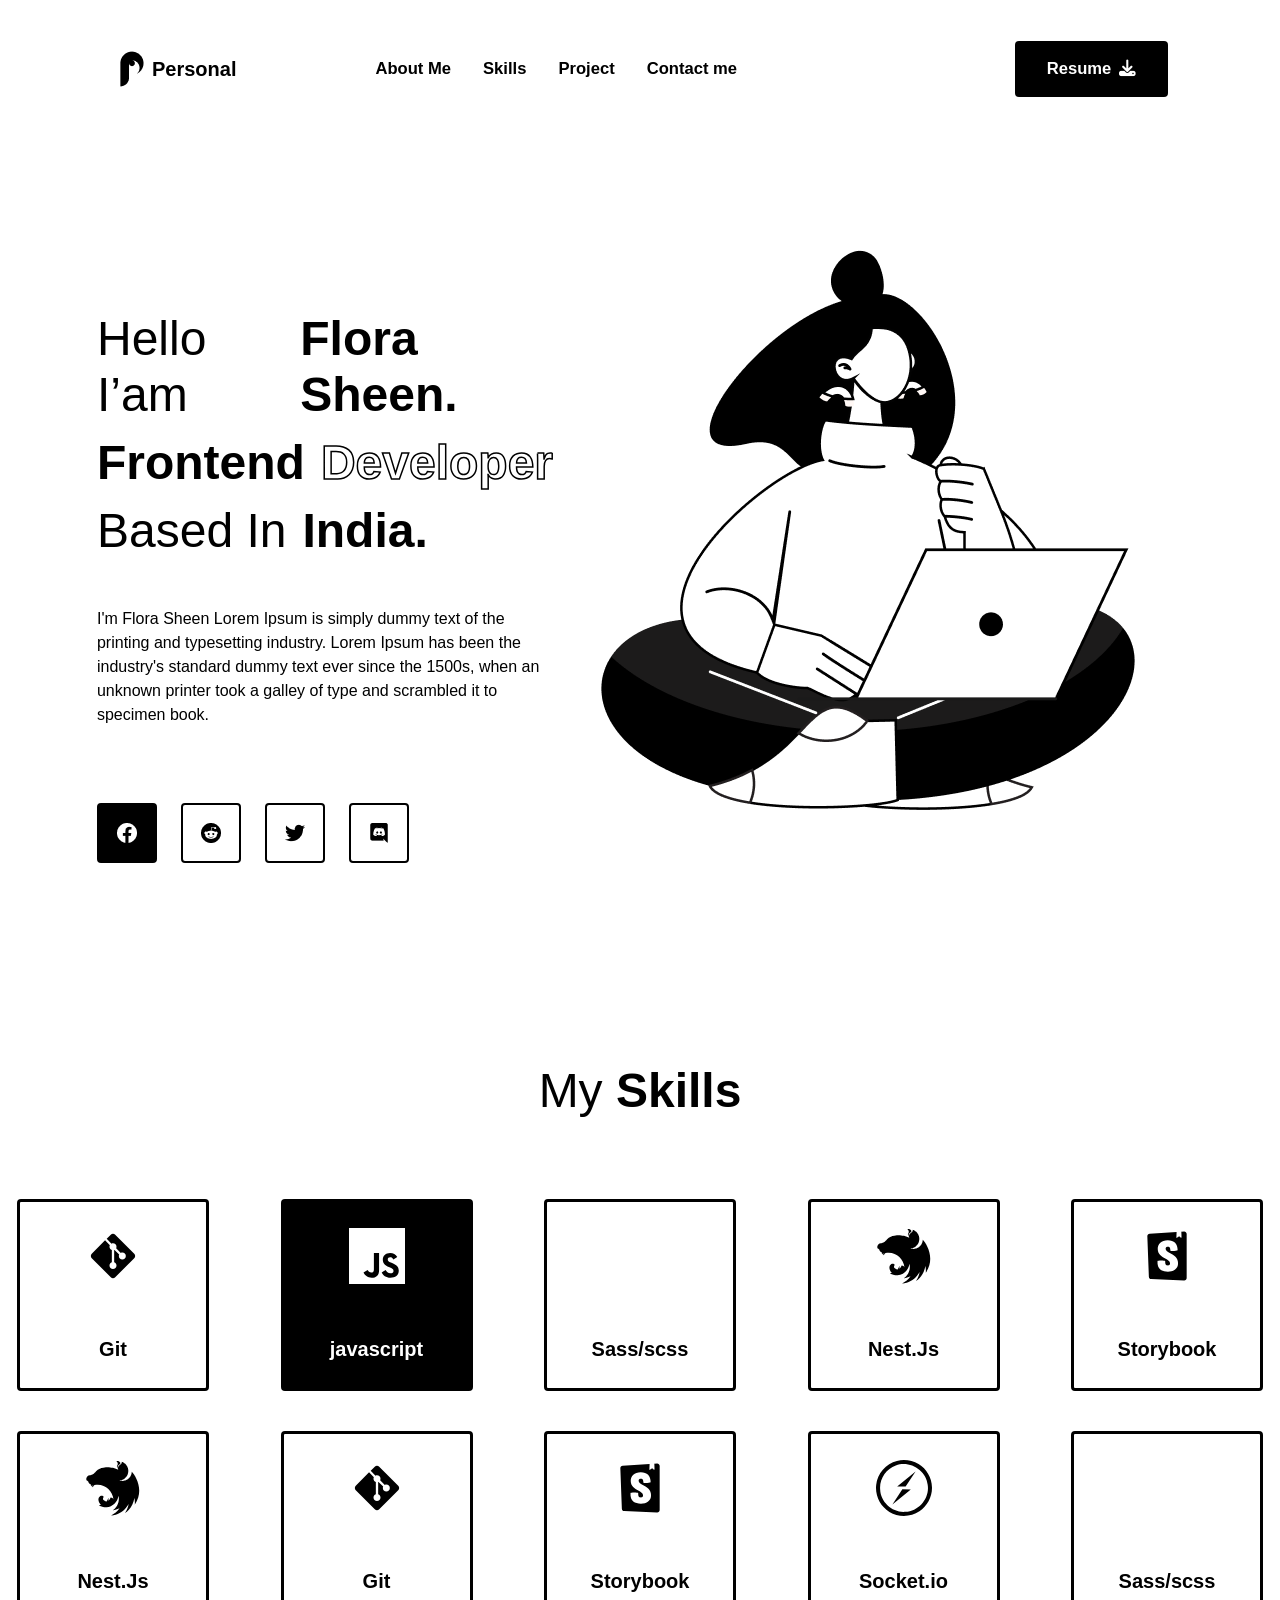
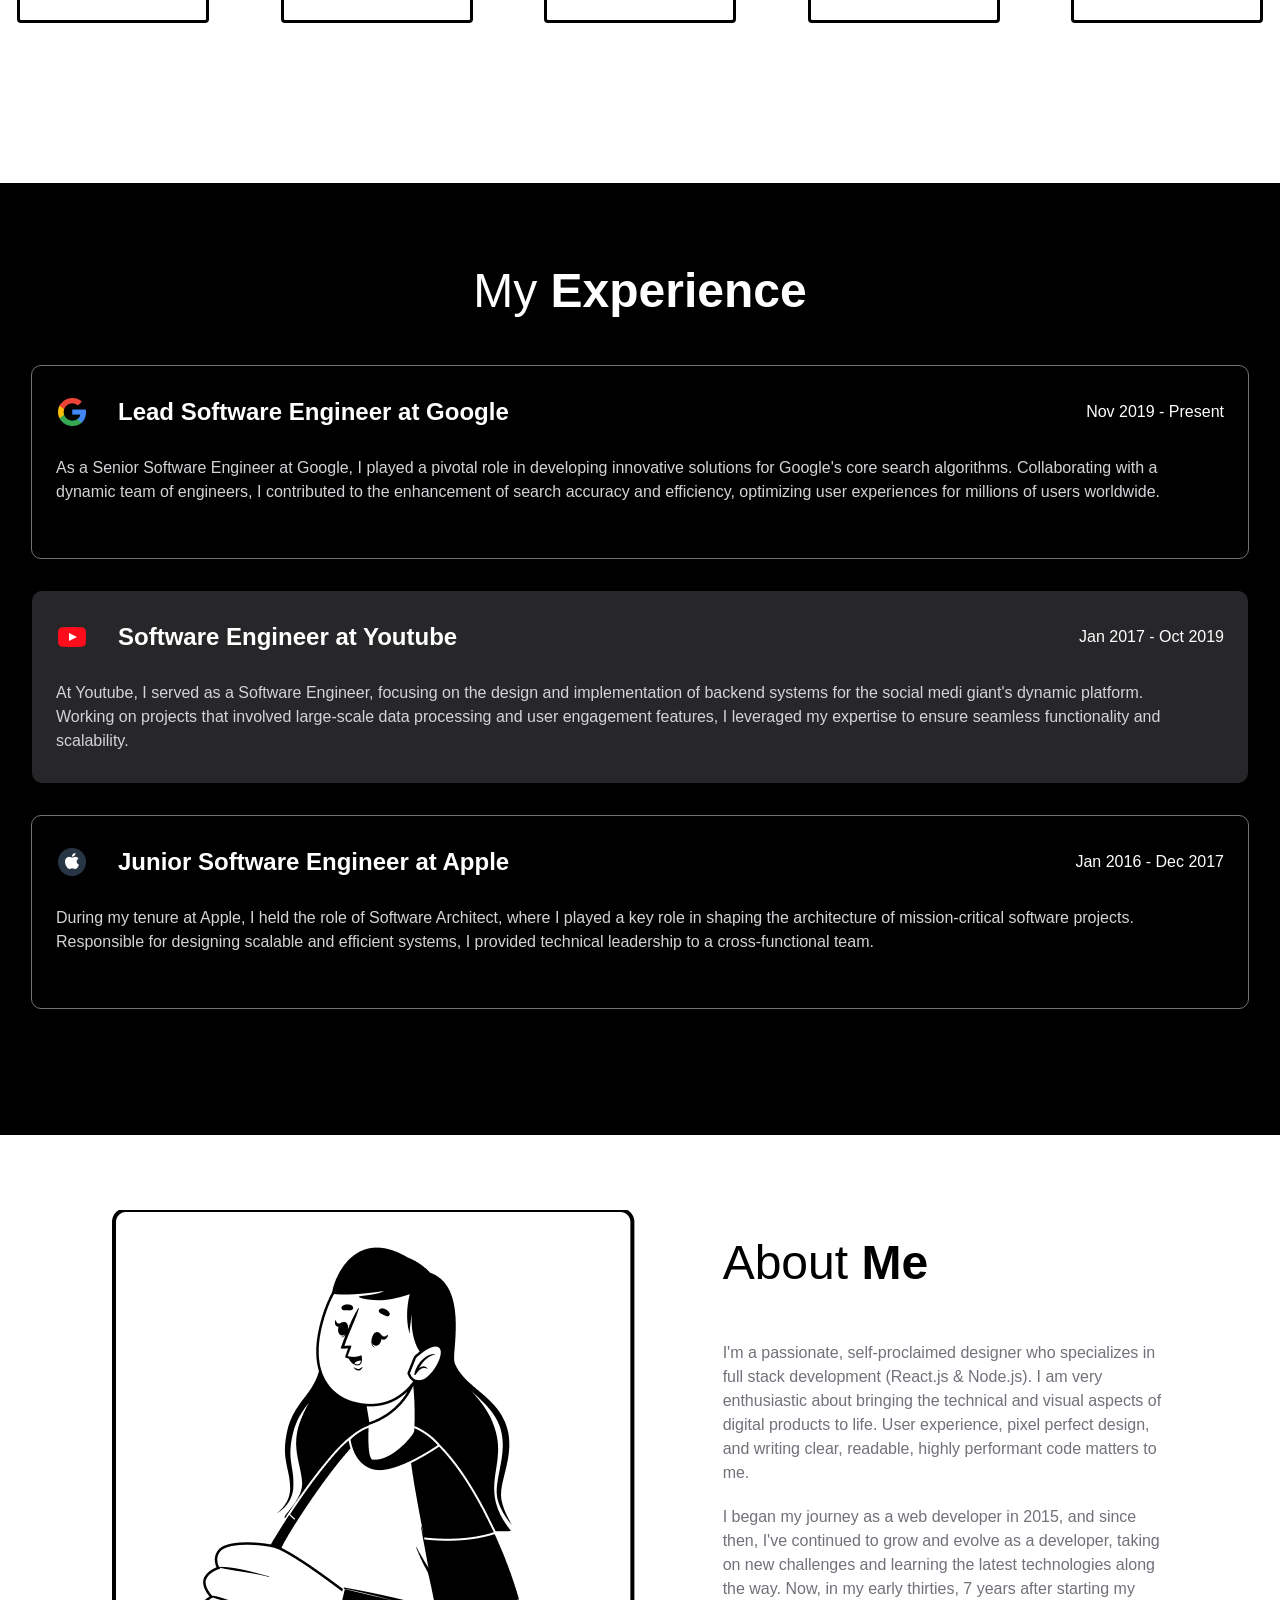
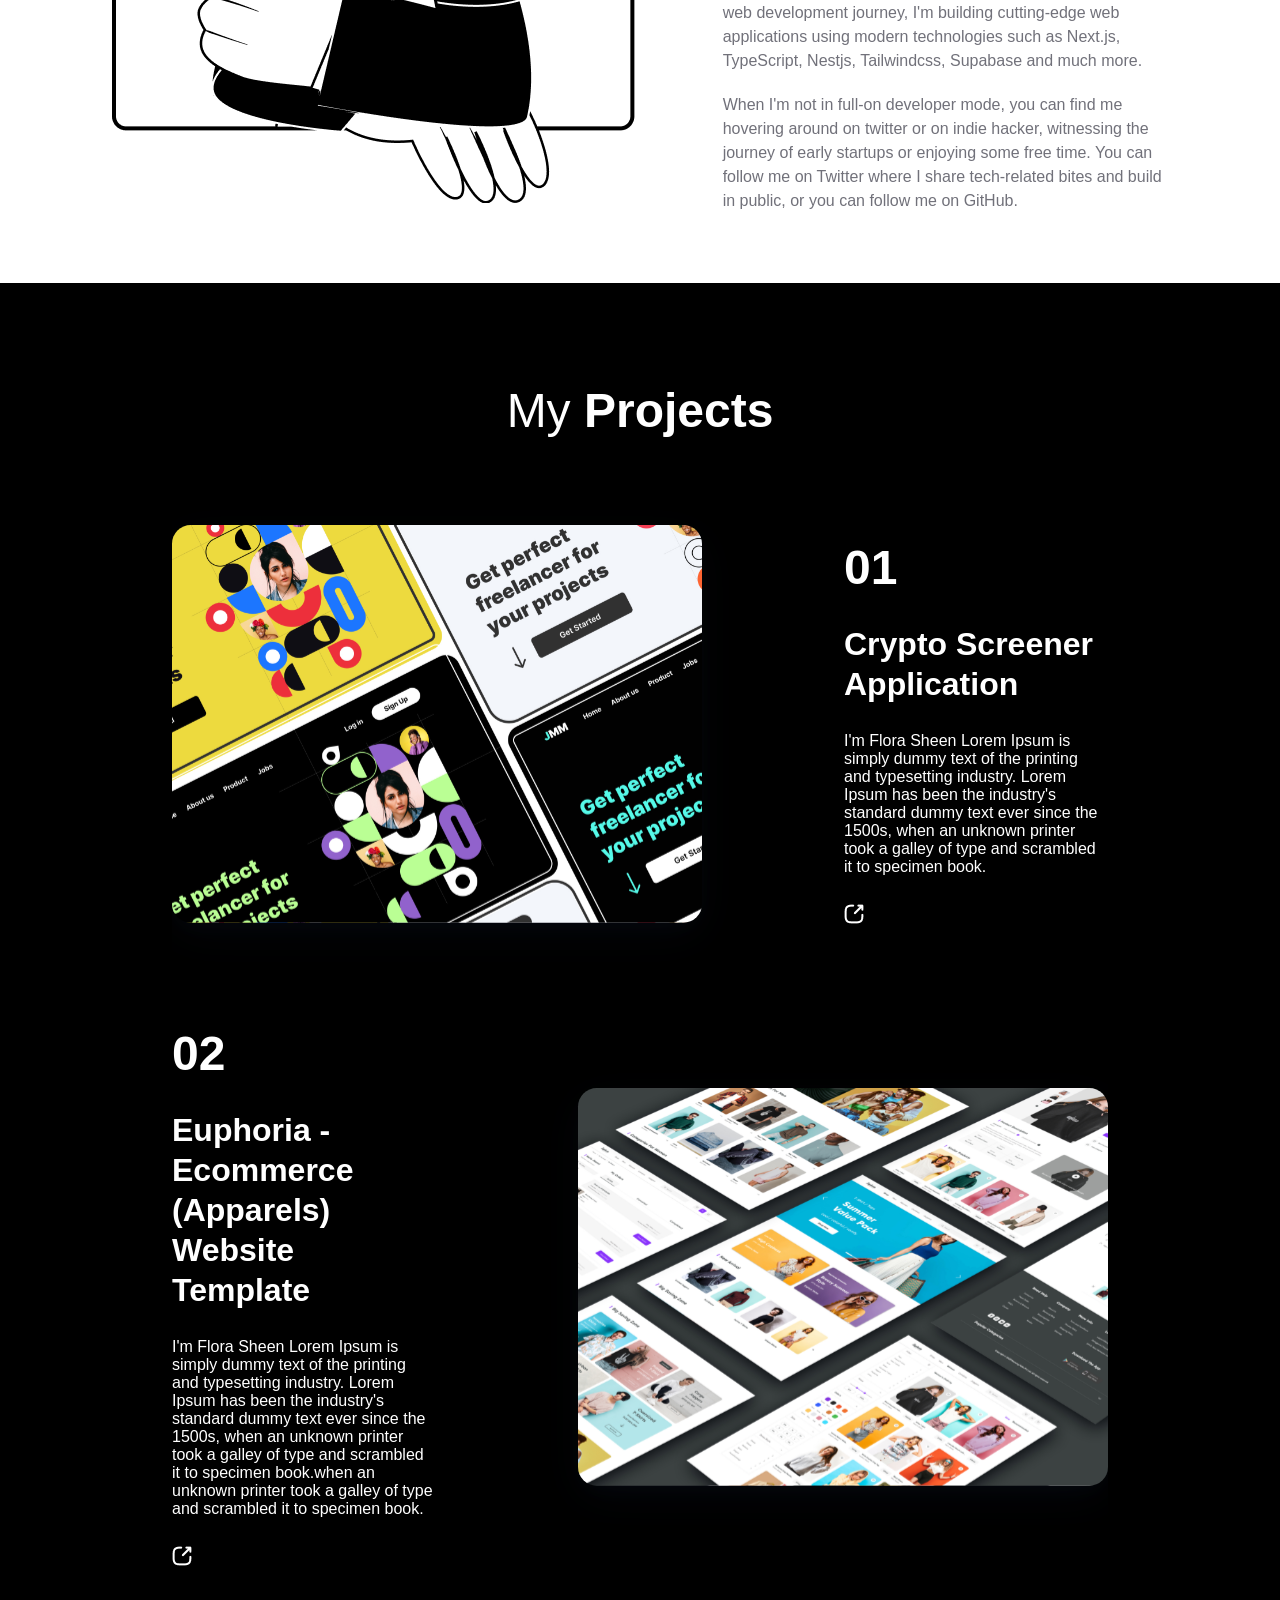
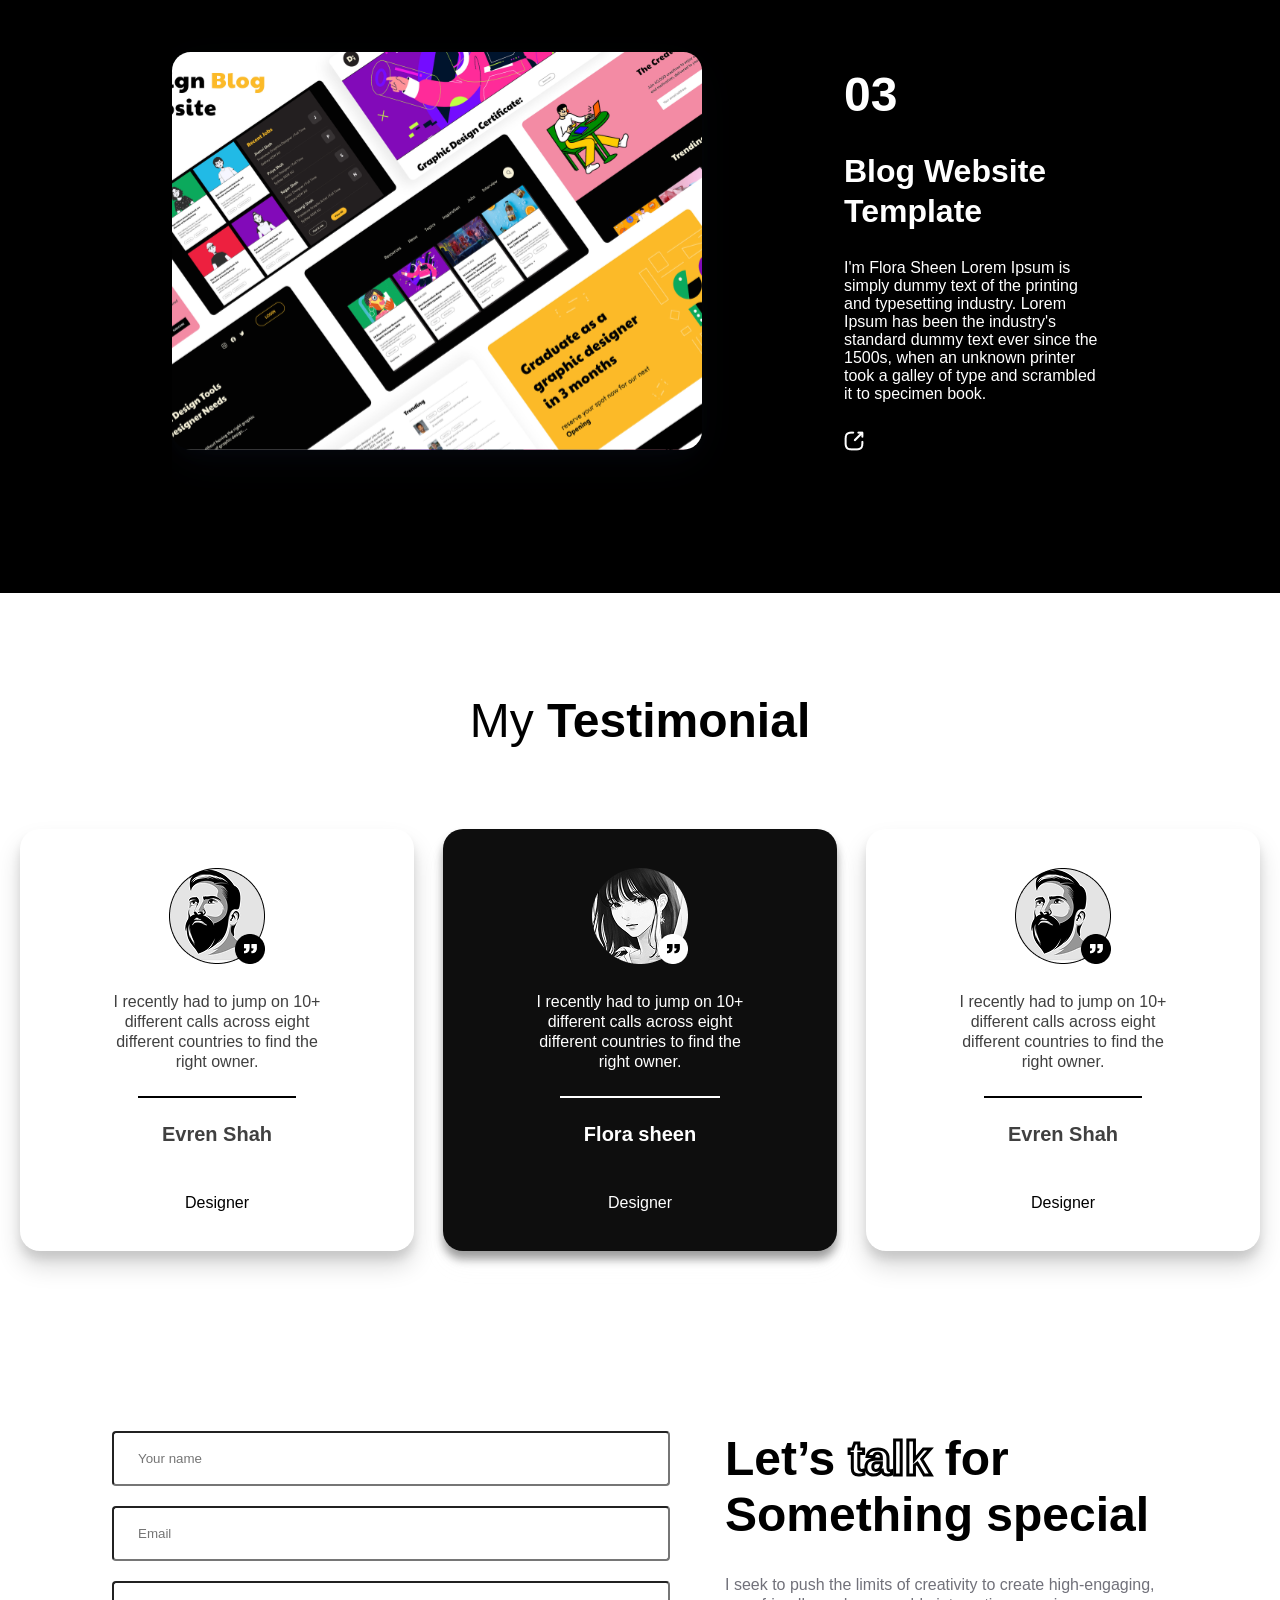
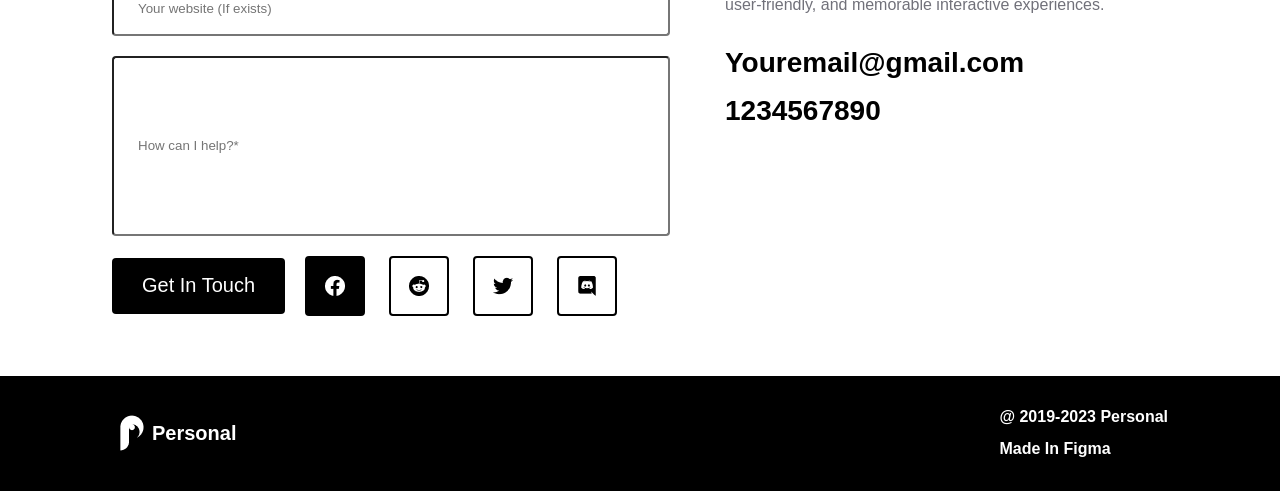
<file: index.html>
<!DOCTYPE html>
<html lang="en">
<head>
    <meta charset="UTF-8">
    <meta http-equiv="X-UA-Compatible" content="IE=edge">
    <meta name="viewport" content="width=device-width, initial-scale=1.0">
    <title>T1</title>
    <link rel="stylesheet" href="./ST1.css">
    <link rel="stylesheet" href="https://cdnjs.cloudflare.com/ajax/libs/font-awesome/6.5.0/css/all.min.css">
    <link rel="stylesheet" href="./Sora/">
</head>
<body>

    <main>

        <header class="header1">

            <div class="logo">
                <img src="./img/logo 1.png" alt="Logo1">
                <h5>Personal</h5>
            </div>

            <div class="main">
                <h5>About Me</h5>
                <h5>Skills</h5>
                <h5>Project</h5>
                <h5>Contact me</h5>
            </div>
            
            <div>
                <img src="./img/material-symbols_menu.png" alt="menu" class="menu">
            </div>

            <div class="button">
                <button class="button1">
                    <h5>Resume<i class="fa-solid fa-download iconbutton"></i></h5>
                </button>
            </div>

        </header>

        <header class="header2">

            <div class="main2">
                
                <div class="main3"> 

                    <div>
                        <img src="./img/Banner.png" alt="Girl" class="Girl">
                    </div>
                    
                <div class="text">
                    <div class="text23">
                        <span>Hello I’am</span>
                        <span class="text1">Flora Sheen.</span>
                    </div>
                    <div class="text23">
                        <span class="text1">Frontend</span>
                        <span class="text2">Developer</span>
                    </div>
                    <div class="text23">
                        <span>Based In</span>
                        <span class="text1">India.</span>
                    </div>
                </div>


                <div class="text24">
                    <p>I'm Flora Sheen Lorem Ipsum is simply dummy text of the printing and typesetting industry. Lorem Ipsum has been the industry's standard dummy text ever since the 1500s, when an unknown printer took a galley of type and scrambled it to specimen book.</p>
                </div>

                </div>

                <div class="img">
                    <img src="./img/Social icon.png" alt="Facebook" class="img1">
                    <img src="./img/Social icon(1).png" alt="Social1" class="img2">
                    <img src="./img/Social icon(2).png" alt="Twitter" class="img2">
                    <img src="./img/Social icon(3).png" alt="Social2" class="img2">
                </div>
            </div>

            <div>
                <img src="./img/Banner.png" alt="Girl" class="Girl1">
            </div>

        </header>

        <header class="header3">

            <div class="text3">
                <span>My</span>
                <span class="text4">Skills</span>
            </div>

            <div class="skill">

                <div class="radif1">
                    <div class="pro">
                        <img src="./img/icon-git.svg" alt="Git">
                        <span>Git</span>
                    </div>
                    
                    <div class="pro2">
                        <img src="./img/icon-javscript.svg" alt="Javascript">
                        <span>javascript</span>
                    </div>

                    <div class="pro">
                        <img src="./img/Vector.svg" alt="Sass/scss">
                        <span>Sass/scss</span>
                    </div>

                    <div class="pro">
                        <img src="./img/icon-nest.svg" alt="Nest.Js">
                        <span>Nest.Js</span>
                    </div>

                    <div class="pro">
                        <img src="./img/icon-storybook.svg" alt="Storybook">
                        <span>Storybook</span>
                    </div>
                </div>

                <div class="radif2">
                    <div class="pro">
                        <img src="./img/icon-nest.svg" alt="Nest.Js">
                        <span>Nest.Js</span>
                    </div>

                    <div class="pro">
                        <img src="./img/icon-git.svg" alt="Git">
                        <span>Git</span>
                    </div>

                    <div class="pro">
                        <img src="./img//icon-storybook.svg" alt="Storybook">
                        <span>Storybook</span>
                    </div>

                    <div class="pro">
                        <img src="./img/icon-socket.svg" alt="Socket.io">
                        <span>Socket.io</span>
                    </div>

                    <div class="pro">
                        <img src="./img/Vector.svg" alt="Sass/scss">
                        <span>Sass/scss</span>
                    </div> 
                </div>

            </div>

            <div class="skillphone">

                <div class="radif3">
                    <div class="pro">
                        <img src="./img/icon-express.svg" alt="Sass/scss">
                        <span>javascript</span>
                    </div>

                    <div class="pro">
                        <img src="./img/icon-sass.svg" alt="Nest.Js">
                        <span>javascript</span>
                    </div>
                </div>

                <div class="radif3">
                    <div class="pro">
                        <img src="./img/icon-javscript1.svg" alt="Nest.Js">
                        <span>javascript</span>
                    </div>

                    <div class="pro2">
                        <img src="./img/icon-typescript.svg" alt="Git">
                        <span>javascript</span>
                    </div>
                </div>

                <div class="radif3">
                    <div class="pro">
                        <img src="./img/icon-socket.svg" alt="Socket.io">
                        <span>javascript</span>
                    </div>

                    <div class="pro">
                        <img src="./img/icon-storybook.svg" alt="Sass/scss">
                        <span>javascript</span>
                    </div>
                </div>

            </div>

        </header>

        <header class="header4">

            <div class="text5">
                <span>My</span>
                <b>Experience</b>
            </div>

            <div class="main4">
            <div class="tab">
                <div class="head1">
                    <div class="tab2">
                    <img src="./img/google.png" alt="Google">
                    <b class="text6">Lead Software Engineer at Google</b>
                    </div>
                    <span class="text28">Nov 2019 - Present</span>
                </div>
                <div class="text9">
                    <span>As a Senior Software Engineer at Google, I played a pivotal role in developing innovative solutions for Google's core search algorithms. Collaborating with a dynamic team of engineers, I contributed to the enhancement of search accuracy and efficiency, optimizing user experiences for millions of users worldwide.</span>
                </div>
            </div>

            <div class="tab3">
                <div class="head1">
                    <div class="tab2">
                    <img src="./img/youtube.png" alt="Youtube">
                    <b class="text6">Software Engineer at Youtube</b>
                    </div>
                    <span>Jan 2017 - Oct 2019</span>
                </div>
                <div class="text9">
                    <span>At Youtube, I served as a  Software Engineer, focusing on the design and implementation of backend systems for the social medi giant's dynamic platform. Working on projects that involved large-scale data processing and user engagement features, I leveraged my expertise to ensure seamless functionality and scalability.</span>
                </div>
            </div>

            <div class="tab8">
                <div class="head1">
                    <div class="tab2">
                    <img src="./img/apple.png" alt="Apple">
                    <b class="text6">Junior Software Engineer at Apple</b>
                    </div>
                    <span>Jan 2016 - Dec 2017</span>
                </div>
                <div class="text9">
                    <span>During my tenure at Apple, I held the role of Software Architect, where I played a key role in shaping the architecture of mission-critical software projects. Responsible for designing scalable and efficient systems, I provided technical leadership to a cross-functional team.</span>
                </div>
            </div>
            </div>

        </header>

        <header class="header5">

            <div>
                <img src="./img/Group 1000015859.png" alt="Girl2" class="Girl2">
            </div>

            <div class="text7">
                <div class="main5">
                    <span>About</span>
                    <b>Me</b>
                </div>

                <div class="text8">
                    <span>I'm a passionate, self-proclaimed designer who specializes in full stack development (React.js & Node.js). I am very enthusiastic about bringing the technical and visual aspects of digital products to life. User experience, pixel perfect design, and writing clear, readable, highly performant code matters to me.</span>
                </div>

                <div class="text29">
                    <span>I began my journey as a web developer in 2015, and since then, I've continued to grow and evolve as a developer, taking on new challenges and learning the latest technologies along the way. Now, in my early thirties, 7 years after starting my web development journey, I'm building cutting-edge web applications using modern technologies such as Next.js, TypeScript, Nestjs, Tailwindcss, Supabase and much more.</span>
                </div>

                <div class="text30">
                    <span>When I'm not in full-on developer mode, you can find me hovering around on twitter or on indie hacker, witnessing the journey of early startups or enjoying some free time. You can follow me on Twitter where I share tech-related bites and build in public, or you can follow me on GitHub.</span>
                </div>
            </div>

        </header>

        <header class="header6">

            <div class="text10">
                <span>My</span>
                <b>Projects</b>
            </div>

            <div class="main6">
                <div class="imgmain">
                    <img src="./img/image 771.svg" alt="Img1">
                </div>

                <div class="text11">
                    <b class="text12">01</b>
                    <b class="text13">Crypto Screener Application</b>
                    <span class="text25">I'm Flora Sheen Lorem Ipsum is simply dummy text of the printing and typesetting industry. Lorem Ipsum has been the industry's standard dummy text ever since the 1500s, when an unknown printer took a galley of type and scrambled it to specimen book.</span>
                    <img src="./img/export.png" alt="Export">
                </div>
            </div>

            <div class="main6">
                <div class="imgmain1">
                    <img src="./img/image 770.svg" alt="Img2">
                </div>

                <div class="text11">
                    <b class="text12">02</b>
                    <b class="text13">Euphoria - Ecommerce (Apparels) Website Template</b>
                    <span class="text25">I'm Flora Sheen Lorem Ipsum is simply dummy text of the printing and typesetting industry. Lorem Ipsum has been the industry's standard dummy text ever since the 1500s, when an unknown printer took a galley of type and scrambled it to specimen book.when an unknown printer took a galley of type and scrambled it to specimen book.</span>
                    <img src="./img/export.png" alt="Export">
                </div>

                <div class="imgmain2">
                    <img src="./img/image 770.svg" alt="Img2">
                </div>
            </div>
            
            <div class="main6">
                <div class="imgmain">
                    <img src="./img/image 770(1).svg" alt="Img3">
                </div>

                <div class="text11">
                    <b class="text12">03</b>
                    <b class="text13">Blog Website Template</b>
                    <span class="text25">I'm Flora Sheen Lorem Ipsum is simply dummy text of the printing and typesetting industry. Lorem Ipsum has been the industry's standard dummy text ever since the 1500s, when an unknown printer took a galley of type and scrambled it to specimen book.</span>
                    <img src="./img/export.png" alt="Export">
                </div>
            </div>

        </header>

        <header class="header7">

            <div class="text10">
                <span>My</span>
                <b>Testimonial</b>
            </div>

            <div class="main7">
                <div class="tab4">
                    <div>
                        <img src="./img/Frame 18.png" alt="Man">
                    </div>

                    <div class="text14">
                        <span>I recently had to jump on 10+<br> different calls across eight<br> different countries to find the<br> right owner.</span>
                    </div>

                    <div class="text15">
                        <b>Evren Shah</b>
                    </div>

                    <div>
                        <div>Designer</div>
                    </div>
                </div>

                <div class="tab5">
                    <div>
                        <img src="./img/Frame 18(1).png" alt="Woman">
                    </div>

                    <div class="text16">
                        <span>I recently had to jump on 10+<br> different calls across eight<br> different countries to find the<br> right owner.</span>
                    </div>
                    
                    <div class="text17">
                        <b>Flora sheen</b>
                    </div>

                    <div>
                        <div>Designer</div>
                    </div>
                </div>

                <div class="tab4">
                    <div>
                        <img src="./img/Frame 18.png" alt="Man">
                    </div>

                    <div class="text14">
                        <span>I recently had to jump on 10+<br> different calls across eight<br> different countries to find the<br> right owner.</span>
                    </div>
                    
                    <div class="text15">
                        <b>Evren Shah</b>
                    </div>

                    <div>
                        <div>Designer</div>
                    </div>
                </div>
            </div>

        </header>

        <header class="header8">

            <div class="main8">
                <div class="input">
                    <input type="text" placeholder="Your name">
                    <input type="text" placeholder="Email">
                    <input type="text" placeholder="Your website (If exists)">
                    <input type="text" placeholder="How can I help?*" class="input2">
                </div>
                <div class="tab6">
                    <button>Get In Touch</button>
                    <div class="tab7">
                    <img src="./img/Social icon.png" alt="Facebook" class="img1">
                    <img src="./img/Social icon(1).png" alt="Social3" class="img2">
                    <img src="./img/Social icon(2).png" alt="Twitter" class="img2">
                    <img src="./img/Social icon(3).png" alt="Social4" class="img2">
                    </div>
                </div>
            </div>

            <div class="text26">
                <b class="text18">Let’s <span class="text19">talk</span> for<br>
                Something special</b>
                <span class="text20">I seek to push the limits of creativity to create high-engaging, user-friendly, and memorable interactive experiences.</span>
                <div class="text27">
                <span class="text21">Youremail@gmail.com</span>
                <span class="text21">1234567890</span>
                </div>
            </div>

        </header>

        <footer class="foot">

            <div class="logo">
                <img src="./img/logo 2.png" alt="Logo2">
                <h5>Personal</h5>
            </div>

            <div class="text22">
                <span>@ 2019-2023 Personal</span>
                <span>Made In Figma</span>
            </div>

        </footer>

    </main>
    
</body>
</html>
</file>
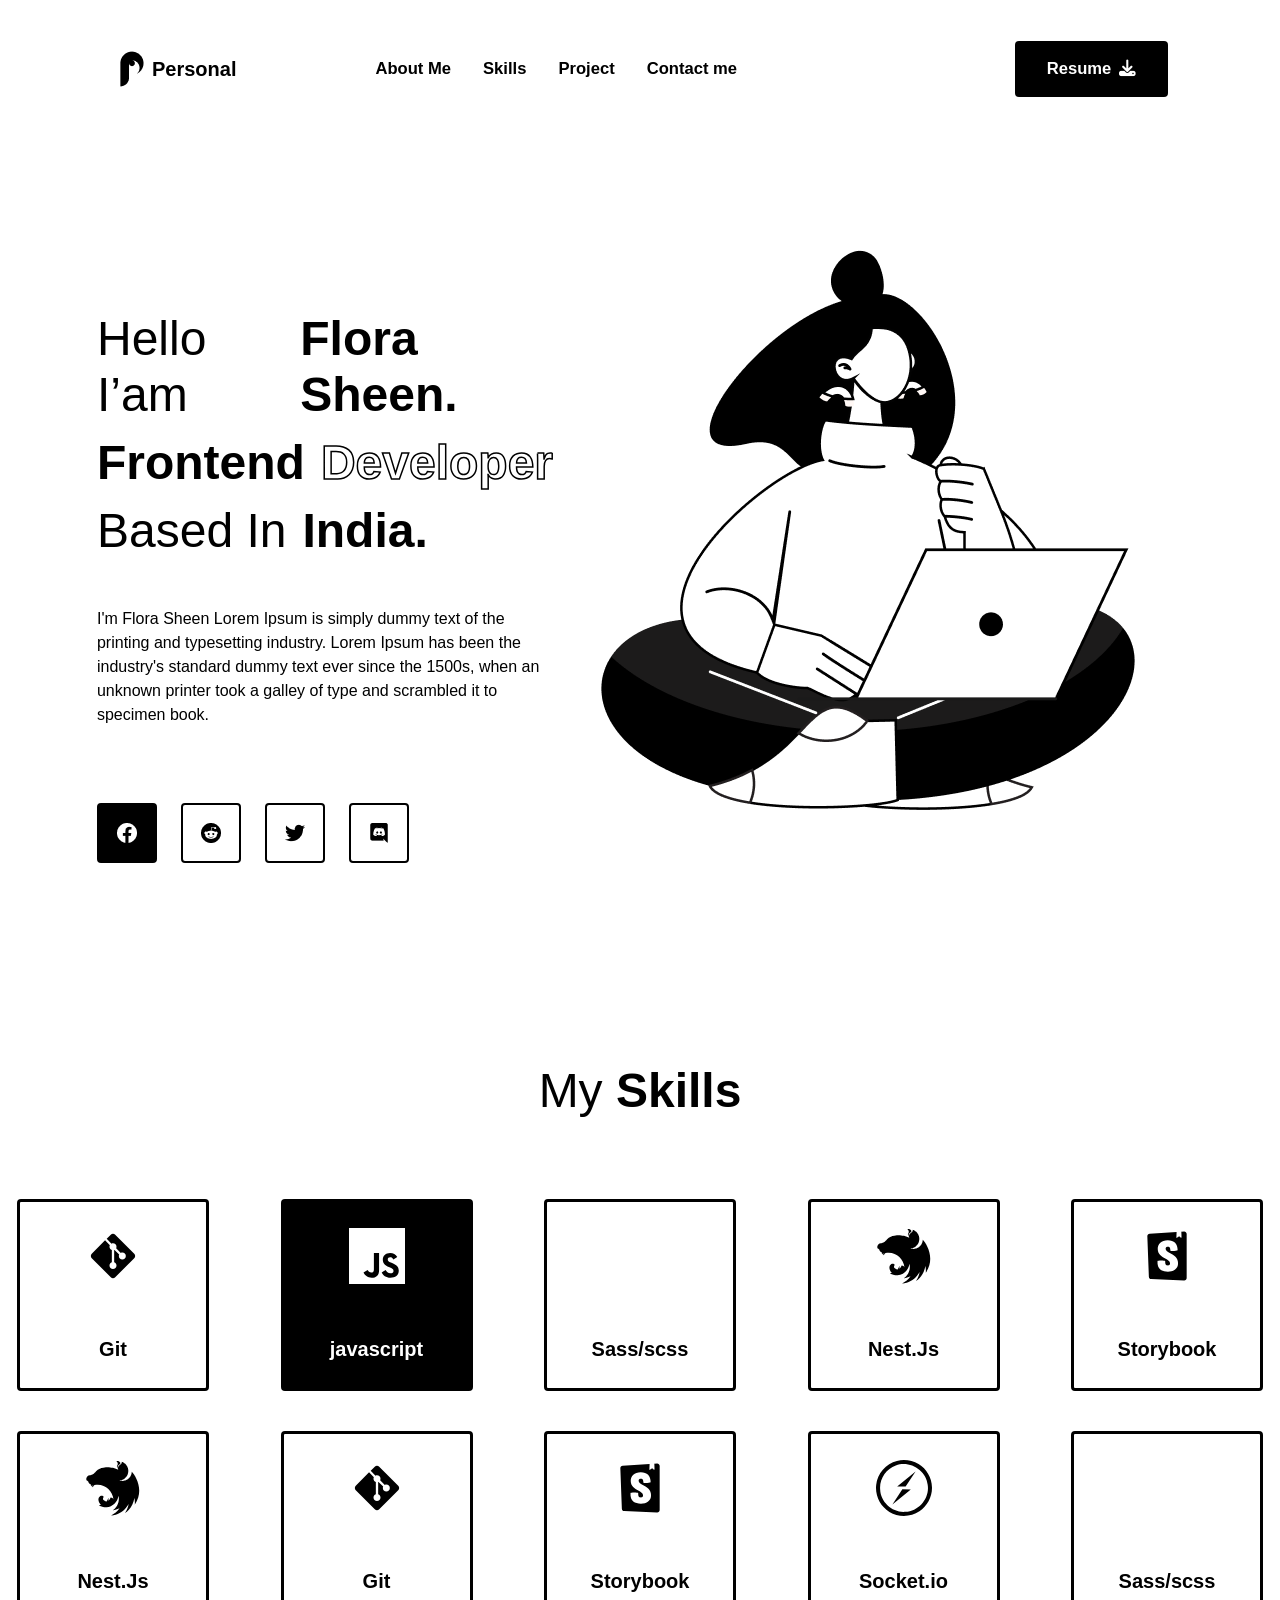
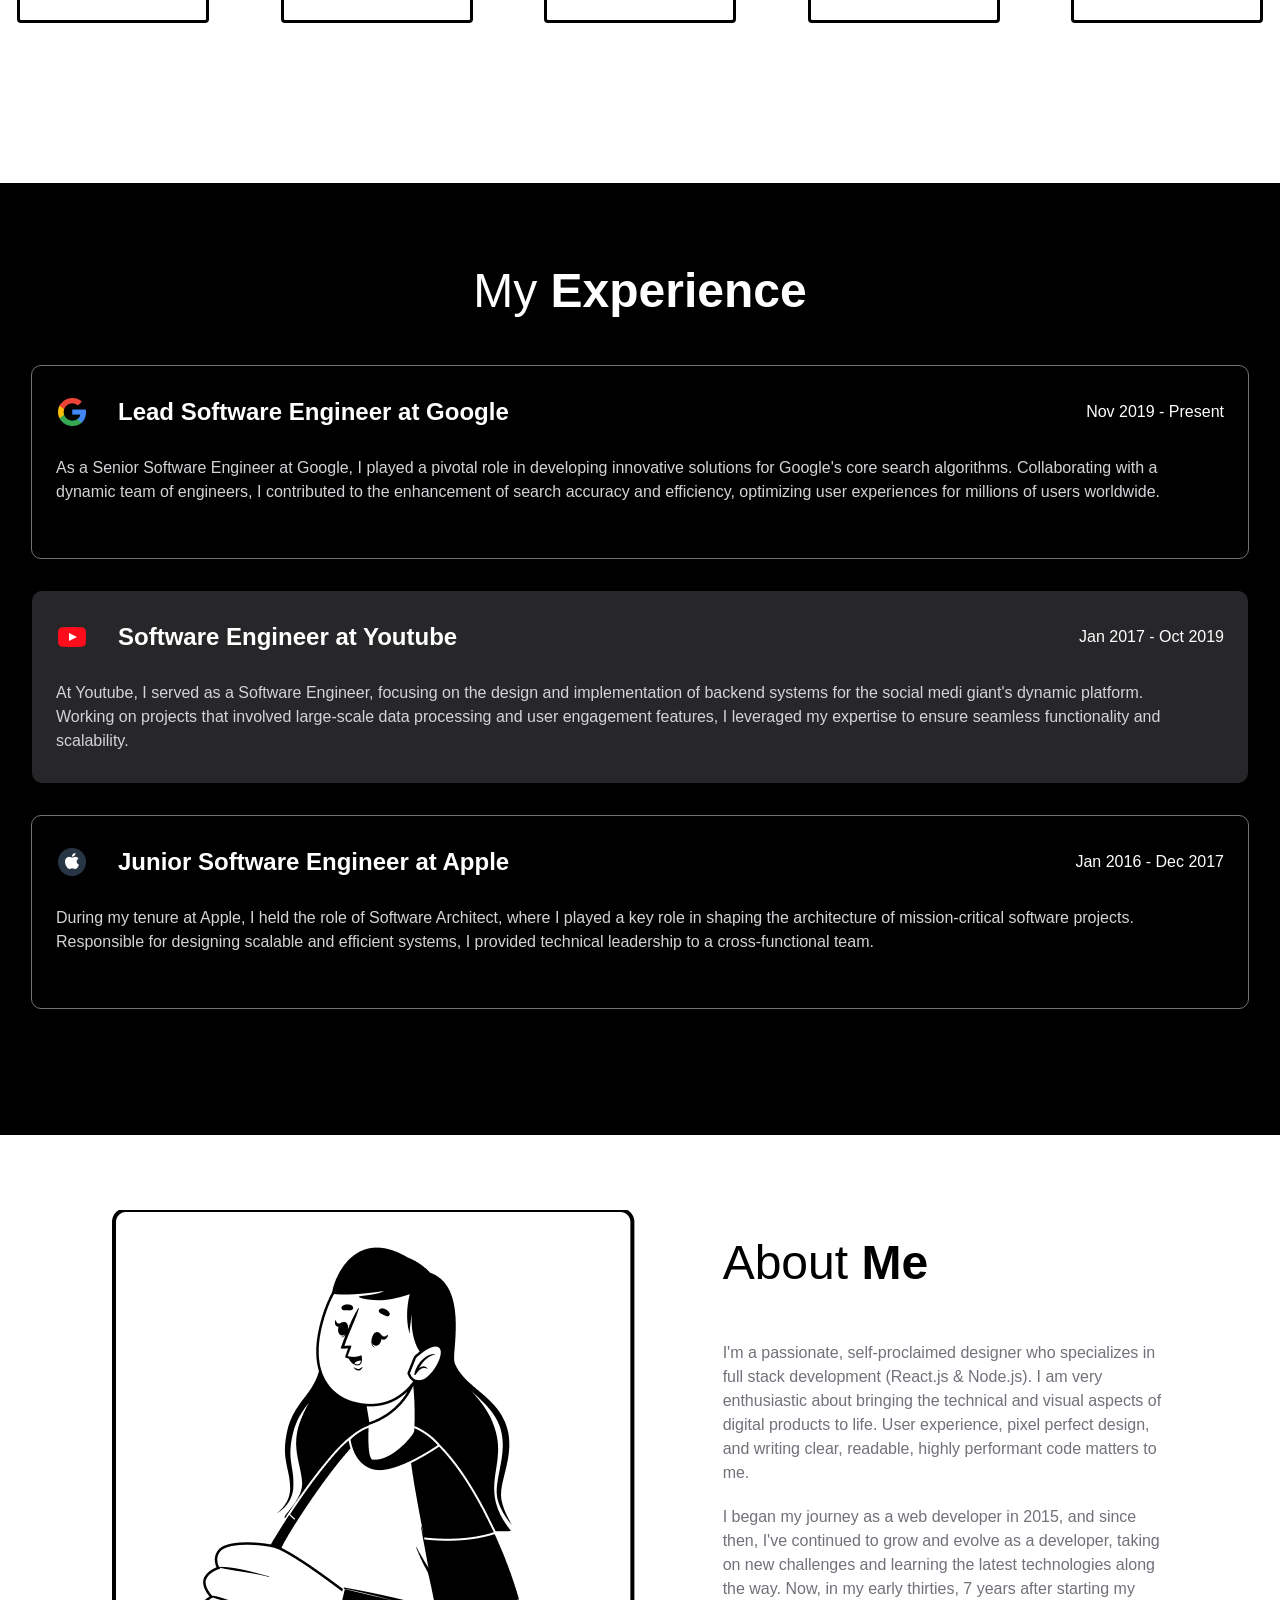
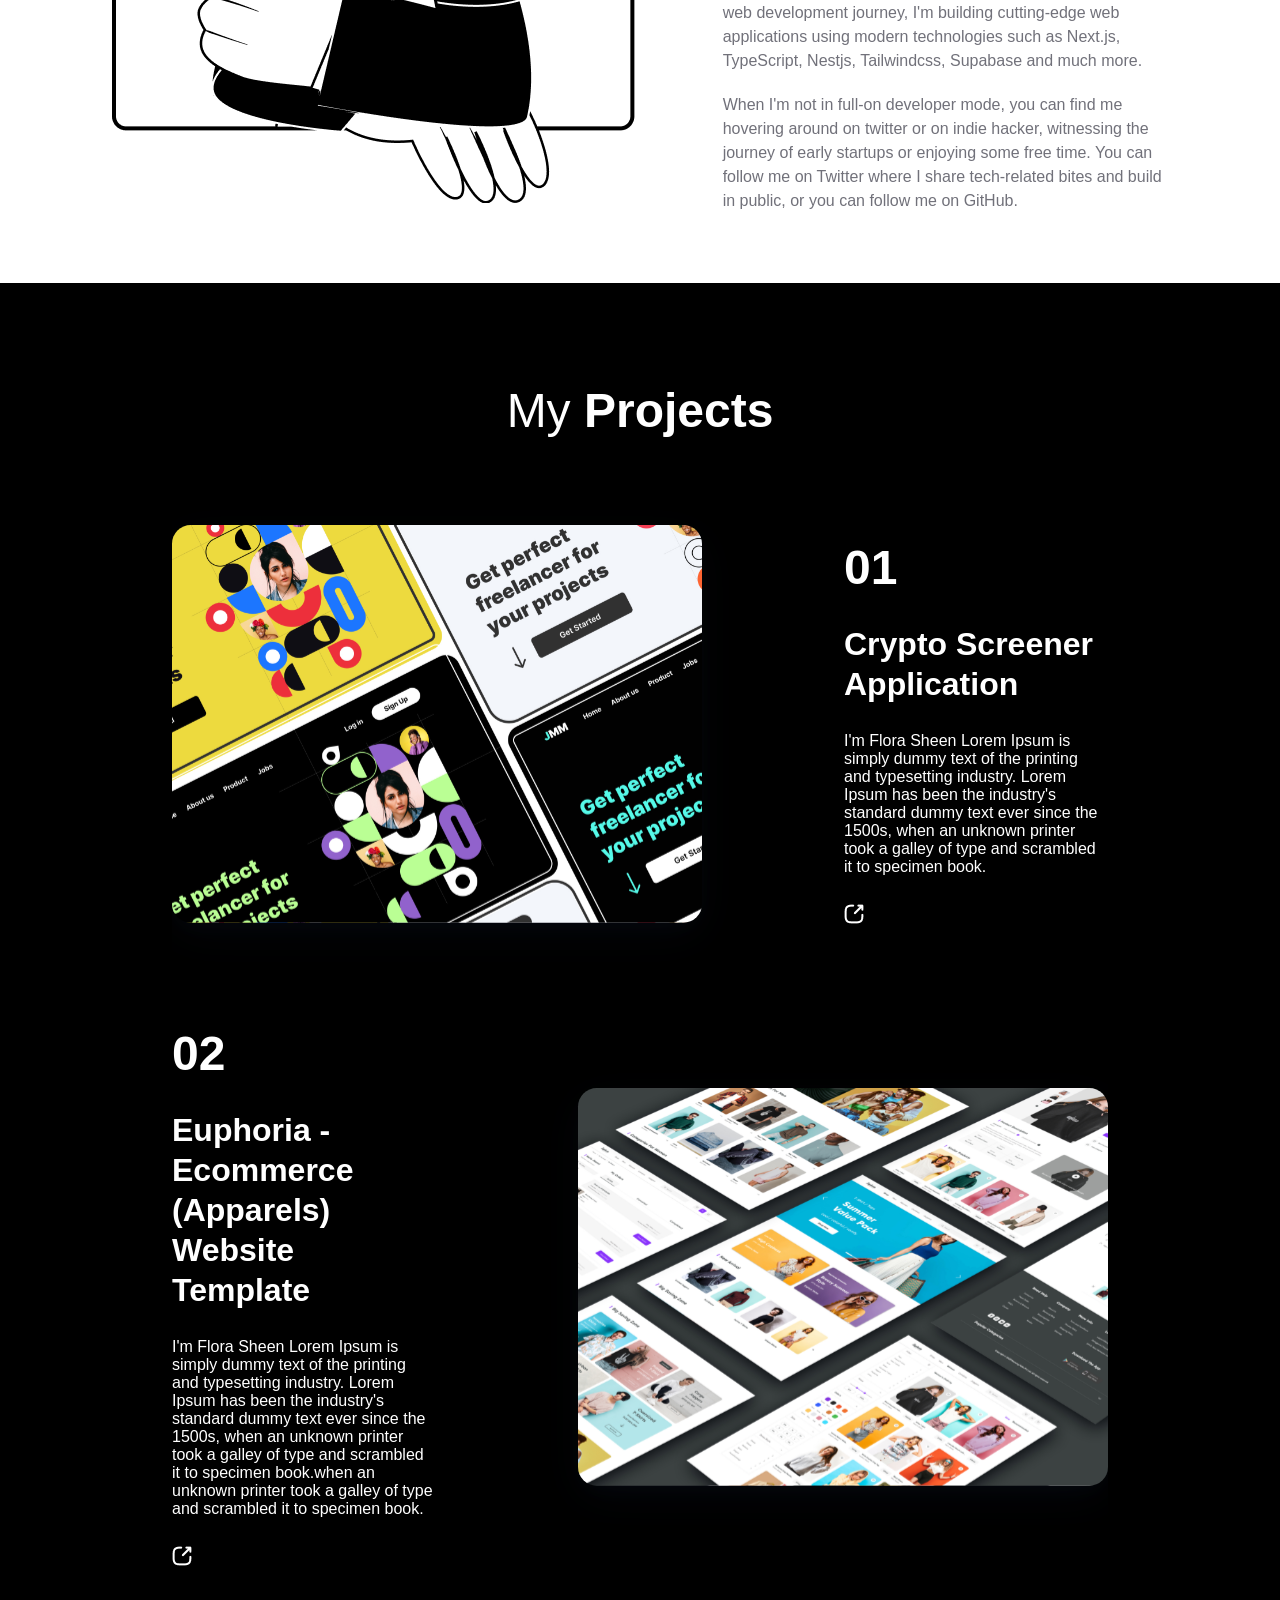
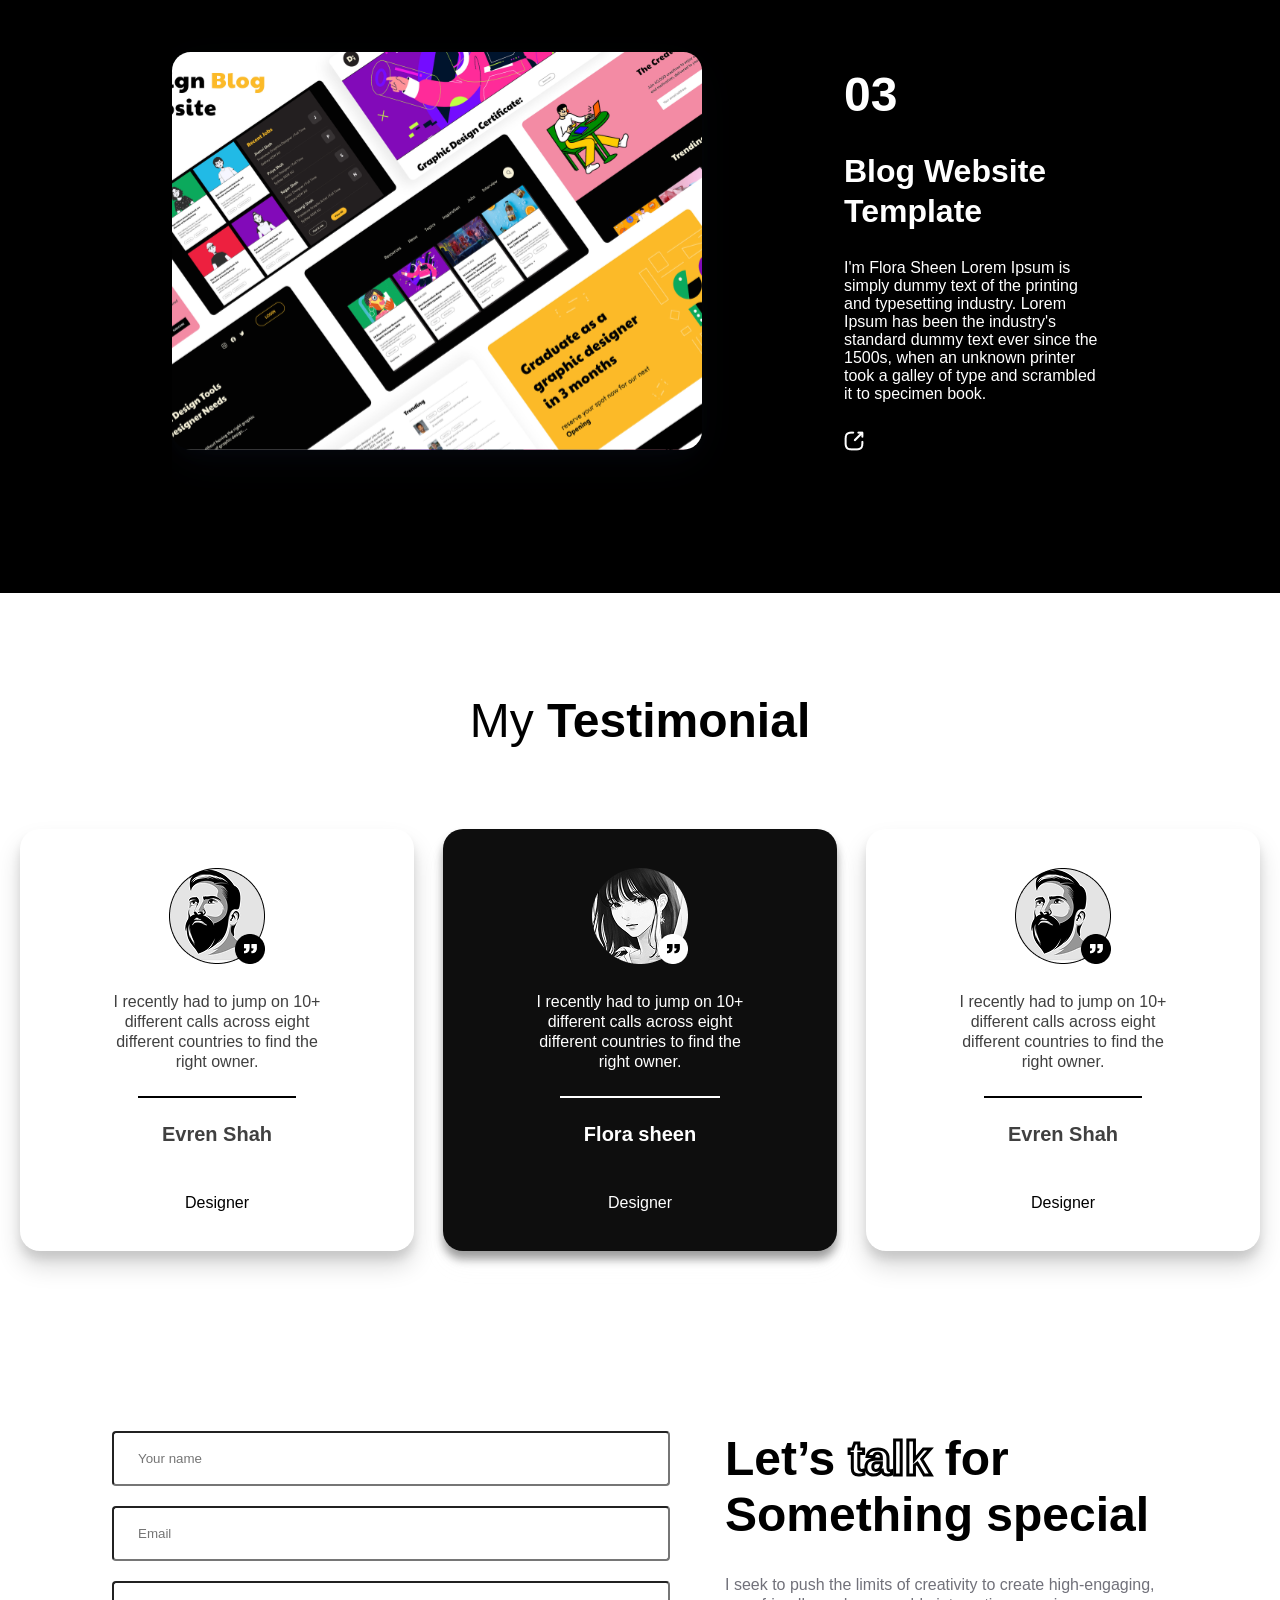
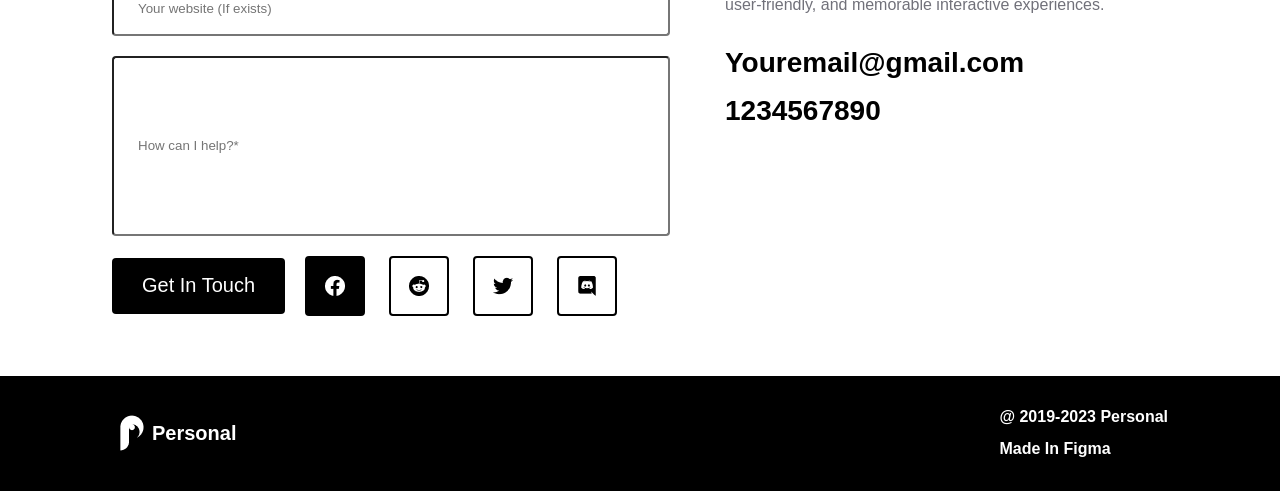
<file: T1.html>
<!DOCTYPE html>
<html lang="en">
<head>
    <meta charset="UTF-8">
    <meta http-equiv="X-UA-Compatible" content="IE=edge">
    <meta name="viewport" content="width=device-width, initial-scale=1.0">
    <title>T1</title>
    <link rel="stylesheet" href="./ST1.css">
    <link rel="stylesheet" href="https://cdnjs.cloudflare.com/ajax/libs/font-awesome/6.5.0/css/all.min.css">
    <link rel="stylesheet" href="./Sora/">
</head>
<body>

    <main>

        <header class="header1">

            <div class="logo">
                <img src="./img/logo 1.png" alt="Logo1">
                <h5>Personal</h5>
            </div>

            <div class="main">
                <h5>About Me</h5>
                <h5>Skills</h5>
                <h5>Project</h5>
                <h5>Contact me</h5>
            </div>
            
            <div>
                <img src="./img/material-symbols_menu.png" alt="menu" class="menu">
            </div>

            <div class="button">
                <button class="button1">
                    <h5>Resume<i class="fa-solid fa-download iconbutton"></i></h5>
                </button>
            </div>

        </header>

        <header class="header2">

            <div class="main2">
                
                <div class="main3"> 

                    <div>
                        <img src="./img/Banner.png" alt="Girl" class="Girl">
                    </div>
                    
                <div class="text">
                    <div class="text23">
                        <span>Hello I’am</span>
                        <span class="text1">Flora Sheen.</span>
                    </div>
                    <div class="text23">
                        <span class="text1">Frontend</span>
                        <span class="text2">Developer</span>
                    </div>
                    <div class="text23">
                        <span>Based In</span>
                        <span class="text1">India.</span>
                    </div>
                </div>


                <div class="text24">
                    <p>I'm Flora Sheen Lorem Ipsum is simply dummy text of the printing and typesetting industry. Lorem Ipsum has been the industry's standard dummy text ever since the 1500s, when an unknown printer took a galley of type and scrambled it to specimen book.</p>
                </div>

                </div>

                <div class="img">
                    <img src="./img/Social icon.png" alt="Facebook" class="img1">
                    <img src="./img/Social icon(1).png" alt="Social1" class="img2">
                    <img src="./img/Social icon(2).png" alt="Twitter" class="img2">
                    <img src="./img/Social icon(3).png" alt="Social2" class="img2">
                </div>
            </div>

            <div>
                <img src="./img/Banner.png" alt="Girl" class="Girl1">
            </div>

        </header>

        <header class="header3">

            <div class="text3">
                <span>My</span>
                <span class="text4">Skills</span>
            </div>

            <div class="skill">

                <div class="radif1">
                    <div class="pro">
                        <img src="./img/icon-git.svg" alt="Git">
                        <span>Git</span>
                    </div>
                    
                    <div class="pro2">
                        <img src="./img/icon-javscript.svg" alt="Javascript">
                        <span>javascript</span>
                    </div>

                    <div class="pro">
                        <img src="./img/Vector.svg" alt="Sass/scss">
                        <span>Sass/scss</span>
                    </div>

                    <div class="pro">
                        <img src="./img/icon-nest.svg" alt="Nest.Js">
                        <span>Nest.Js</span>
                    </div>

                    <div class="pro">
                        <img src="./img/icon-storybook.svg" alt="Storybook">
                        <span>Storybook</span>
                    </div>
                </div>

                <div class="radif2">
                    <div class="pro">
                        <img src="./img/icon-nest.svg" alt="Nest.Js">
                        <span>Nest.Js</span>
                    </div>

                    <div class="pro">
                        <img src="./img/icon-git.svg" alt="Git">
                        <span>Git</span>
                    </div>

                    <div class="pro">
                        <img src="./img//icon-storybook.svg" alt="Storybook">
                        <span>Storybook</span>
                    </div>

                    <div class="pro">
                        <img src="./img/icon-socket.svg" alt="Socket.io">
                        <span>Socket.io</span>
                    </div>

                    <div class="pro">
                        <img src="./img/Vector.svg" alt="Sass/scss">
                        <span>Sass/scss</span>
                    </div> 
                </div>

            </div>

            <div class="skillphone">

                <div class="radif3">
                    <div class="pro">
                        <img src="./img/icon-express.svg" alt="Sass/scss">
                        <span>javascript</span>
                    </div>

                    <div class="pro">
                        <img src="./img/icon-sass.svg" alt="Nest.Js">
                        <span>javascript</span>
                    </div>
                </div>

                <div class="radif3">
                    <div class="pro">
                        <img src="./img/icon-javscript1.svg" alt="Nest.Js">
                        <span>javascript</span>
                    </div>

                    <div class="pro2">
                        <img src="./img/icon-typescript.svg" alt="Git">
                        <span>javascript</span>
                    </div>
                </div>

                <div class="radif3">
                    <div class="pro">
                        <img src="./img/icon-socket.svg" alt="Socket.io">
                        <span>javascript</span>
                    </div>

                    <div class="pro">
                        <img src="./img/icon-storybook.svg" alt="Sass/scss">
                        <span>javascript</span>
                    </div>
                </div>

            </div>

        </header>

        <header class="header4">

            <div class="text5">
                <span>My</span>
                <b>Experience</b>
            </div>

            <div class="main4">
            <div class="tab">
                <div class="head1">
                    <div class="tab2">
                    <img src="./img/google.png" alt="Google">
                    <b class="text6">Lead Software Engineer at Google</b>
                    </div>
                    <span class="text28">Nov 2019 - Present</span>
                </div>
                <div class="text9">
                    <span>As a Senior Software Engineer at Google, I played a pivotal role in developing innovative solutions for Google's core search algorithms. Collaborating with a dynamic team of engineers, I contributed to the enhancement of search accuracy and efficiency, optimizing user experiences for millions of users worldwide.</span>
                </div>
            </div>

            <div class="tab3">
                <div class="head1">
                    <div class="tab2">
                    <img src="./img/youtube.png" alt="Youtube">
                    <b class="text6">Software Engineer at Youtube</b>
                    </div>
                    <span>Jan 2017 - Oct 2019</span>
                </div>
                <div class="text9">
                    <span>At Youtube, I served as a  Software Engineer, focusing on the design and implementation of backend systems for the social medi giant's dynamic platform. Working on projects that involved large-scale data processing and user engagement features, I leveraged my expertise to ensure seamless functionality and scalability.</span>
                </div>
            </div>

            <div class="tab8">
                <div class="head1">
                    <div class="tab2">
                    <img src="./img/apple.png" alt="Apple">
                    <b class="text6">Junior Software Engineer at Apple</b>
                    </div>
                    <span>Jan 2016 - Dec 2017</span>
                </div>
                <div class="text9">
                    <span>During my tenure at Apple, I held the role of Software Architect, where I played a key role in shaping the architecture of mission-critical software projects. Responsible for designing scalable and efficient systems, I provided technical leadership to a cross-functional team.</span>
                </div>
            </div>
            </div>

        </header>

        <header class="header5">

            <div>
                <img src="./img/Group 1000015859.png" alt="Girl2" class="Girl2">
            </div>

            <div class="text7">
                <div class="main5">
                    <span>About</span>
                    <b>Me</b>
                </div>

                <div class="text8">
                    <span>I'm a passionate, self-proclaimed designer who specializes in full stack development (React.js & Node.js). I am very enthusiastic about bringing the technical and visual aspects of digital products to life. User experience, pixel perfect design, and writing clear, readable, highly performant code matters to me.</span>
                </div>

                <div class="text29">
                    <span>I began my journey as a web developer in 2015, and since then, I've continued to grow and evolve as a developer, taking on new challenges and learning the latest technologies along the way. Now, in my early thirties, 7 years after starting my web development journey, I'm building cutting-edge web applications using modern technologies such as Next.js, TypeScript, Nestjs, Tailwindcss, Supabase and much more.</span>
                </div>

                <div class="text30">
                    <span>When I'm not in full-on developer mode, you can find me hovering around on twitter or on indie hacker, witnessing the journey of early startups or enjoying some free time. You can follow me on Twitter where I share tech-related bites and build in public, or you can follow me on GitHub.</span>
                </div>
            </div>

        </header>

        <header class="header6">

            <div class="text10">
                <span>My</span>
                <b>Projects</b>
            </div>

            <div class="main6">
                <div class="imgmain">
                    <img src="./img/image 771.svg" alt="Img1">
                </div>

                <div class="text11">
                    <b class="text12">01</b>
                    <b class="text13">Crypto Screener Application</b>
                    <span class="text25">I'm Flora Sheen Lorem Ipsum is simply dummy text of the printing and typesetting industry. Lorem Ipsum has been the industry's standard dummy text ever since the 1500s, when an unknown printer took a galley of type and scrambled it to specimen book.</span>
                    <img src="./img/export.png" alt="Export">
                </div>
            </div>

            <div class="main6">
                <div class="imgmain1">
                    <img src="./img/image 770.svg" alt="Img2">
                </div>

                <div class="text11">
                    <b class="text12">02</b>
                    <b class="text13">Euphoria - Ecommerce (Apparels) Website Template</b>
                    <span class="text25">I'm Flora Sheen Lorem Ipsum is simply dummy text of the printing and typesetting industry. Lorem Ipsum has been the industry's standard dummy text ever since the 1500s, when an unknown printer took a galley of type and scrambled it to specimen book.when an unknown printer took a galley of type and scrambled it to specimen book.</span>
                    <img src="./img/export.png" alt="Export">
                </div>

                <div class="imgmain2">
                    <img src="./img/image 770.svg" alt="Img2">
                </div>
            </div>
            
            <div class="main6">
                <div class="imgmain">
                    <img src="./img/image 770(1).svg" alt="Img3">
                </div>

                <div class="text11">
                    <b class="text12">03</b>
                    <b class="text13">Blog Website Template</b>
                    <span class="text25">I'm Flora Sheen Lorem Ipsum is simply dummy text of the printing and typesetting industry. Lorem Ipsum has been the industry's standard dummy text ever since the 1500s, when an unknown printer took a galley of type and scrambled it to specimen book.</span>
                    <img src="./img/export.png" alt="Export">
                </div>
            </div>

        </header>

        <header class="header7">

            <div class="text10">
                <span>My</span>
                <b>Testimonial</b>
            </div>

            <div class="main7">
                <div class="tab4">
                    <div>
                        <img src="./img/Frame 18.png" alt="Man">
                    </div>

                    <div class="text14">
                        <span>I recently had to jump on 10+<br> different calls across eight<br> different countries to find the<br> right owner.</span>
                    </div>

                    <div class="text15">
                        <b>Evren Shah</b>
                    </div>

                    <div>
                        <div>Designer</div>
                    </div>
                </div>

                <div class="tab5">
                    <div>
                        <img src="./img/Frame 18(1).png" alt="Woman">
                    </div>

                    <div class="text16">
                        <span>I recently had to jump on 10+<br> different calls across eight<br> different countries to find the<br> right owner.</span>
                    </div>
                    
                    <div class="text17">
                        <b>Flora sheen</b>
                    </div>

                    <div>
                        <div>Designer</div>
                    </div>
                </div>

                <div class="tab4">
                    <div>
                        <img src="./img/Frame 18.png" alt="Man">
                    </div>

                    <div class="text14">
                        <span>I recently had to jump on 10+<br> different calls across eight<br> different countries to find the<br> right owner.</span>
                    </div>
                    
                    <div class="text15">
                        <b>Evren Shah</b>
                    </div>

                    <div>
                        <div>Designer</div>
                    </div>
                </div>
            </div>

        </header>

        <header class="header8">

            <div class="main8">
                <div class="input">
                    <input type="text" placeholder="Your name">
                    <input type="text" placeholder="Email">
                    <input type="text" placeholder="Your website (If exists)">
                    <input type="text" placeholder="How can I help?*" class="input2">
                </div>
                <div class="tab6">
                    <button>Get In Touch</button>
                    <div class="tab7">
                    <img src="./img/Social icon.png" alt="Facebook" class="img1">
                    <img src="./img/Social icon(1).png" alt="Social3" class="img2">
                    <img src="./img/Social icon(2).png" alt="Twitter" class="img2">
                    <img src="./img/Social icon(3).png" alt="Social4" class="img2">
                    </div>
                </div>
            </div>

            <div class="text26">
                <b class="text18">Let’s <span class="text19">talk</span> for<br>
                Something special</b>
                <span class="text20">I seek to push the limits of creativity to create high-engaging, user-friendly, and memorable interactive experiences.</span>
                <div class="text27">
                <span class="text21">Youremail@gmail.com</span>
                <span class="text21">1234567890</span>
                </div>
            </div>

        </header>

        <footer class="foot">

            <div class="logo">
                <img src="./img/logo 2.png" alt="Logo2">
                <h5>Personal</h5>
            </div>

            <div class="text22">
                <span>@ 2019-2023 Personal</span>
                <span>Made In Figma</span>
            </div>

        </footer>

    </main>
    
</body>
</html>
</file>
<file: ST1.css>
@font-face {
    font-family: "Sora", sans-serif;
    src: url("./Sora/static/Sora-Regular.ttf");
    font-weight: 400;
}

body{
    margin: 0;
    padding: 0;
    font-family: "Sora", sans-serif;
    font-weight: 400;
}

main{
    display: flex;
    flex-direction: column;
}

.menu{
    display: none;
}

.header1{
    display: flex;
    flex-direction: row;
    align-items: center;
    justify-content: space-between;
    font-size: 20px;
    padding: 24px 112px;
}

.logo{
    display: flex;
    flex-direction: row;
    align-items: center;
    font-weight: 700;
}

.main{
    display: flex;
    gap: 32px;
}

.button{
    display: flex;
    align-items: center;
}

.button1{
    width: 153px;
    height: 56px;
    border: none;
    background-color: #000000;
    color: white;
    border-radius: 4px;
    font-size: 20px;
    display: flex;
    align-items: center;
    justify-content: center;
}

.iconbutton{
    padding-left: 8px;
}

.text{
    display: flex;
    flex-direction: column;
    line-height: 56px;
    font-size: 48px;
    margin-top: 80px;
    gap :12px;
}

.text23{
    display: flex;
    gap: 16px;
}

.text1{
    font-weight: bolder;
}

.text2{
    color: transparent;
    -webkit-text-stroke: 1.5px black;
    font-weight: bolder;
}

.header2{
    display: flex;
    flex-direction: row;
    align-items: center;
    justify-content: center;
    margin-bottom: 60px;
    padding: 60px 112px;
}

.Girl{
    display: none;
}

.main2{
    display: flex;
    flex-direction: column;
    justify-content: space-around;
}

.main3{
    display: flex;
    flex-direction: column;
    gap: 32px; 
    padding-bottom: 60px;
}

.main3 p{
    font-size: 16px;
    line-height: 24px
}

.img1{
    border: 2px solid black;
    background-color: black;
    border-radius: 4px;
    padding: 18px;
}

.img2{
    border: 2px solid black;
    border-radius: 4px;
    padding: 18px; 
}

.img{
    display: flex;
    gap: 24px;
}

.header3{
    display: flex;
    flex-direction: column;
    align-items: center;
    justify-content: center;
    gap: 40px;
    padding: 60px 112px;
}

.text3{
    font-size: 48px;
    line-height: 56px;
    padding: 20px;
    margin-bottom: 20px;
    text-align: center;
}

.text4{
    font-weight: bolder;
}

.skill{
    display: flex;
    flex-direction: column;
    gap: 40px;
}

.radif1{
    display: flex;
    flex-direction: row;
    justify-content: space-around;
    gap: 71.5px;
}

.radif2{
    display: flex;
    flex-direction: row;
    justify-content: space-around;
    gap: 71.5px;
    margin-bottom: 100px;
}

.pro{
    width: 186px;
    height: 186px;
    display: flex;
    flex-direction: column;
    justify-content: space-around;
    align-items: center;
    text-align: center;
    border: 3px solid black;
    border-radius: 4px;
    }

.pro2{
    width: 186px;
    height: 186px;
    display: flex;
    flex-direction: column;
    justify-content: space-around;
    align-items: center;
    text-align: center;
    border: 3px solid black;
    background-color: black;
    color: white;
    border-radius: 4px;
}

.skill span{
    font-size: 20px;
    line-height: 24px;
    font-weight: bold;
}

.skillphone{
    display: none;
}

.header4{
    display: flex;
    flex-direction: column;
    align-items: center;
    justify-content: center;
    background-color: black;
    color: white;
    padding: 80px 60px;
    
}

.text5{
    font-size: 48px;
    line-height: 56px;
    text-align: center;
}

.main4{
    display: flex;
    flex-direction: column;
    align-items: center;
    gap: 32px;
    padding: 46px 40px;
}

.tab{
    display: flex;
    flex-direction: column;
    justify-content: center;
    gap: 28px;
    border: 1px solid #71717A;
    width: 1168px;
    border-radius: 10px;
    padding: 30px 24px;
}

.tab8{
    display: flex;
    flex-direction: column;
    justify-content: center;
    gap: 28px;
    border: 1px solid #71717A;
    width: 1168px;
    border-radius: 10px;
    padding: 30px 24px;
}

.head1{
    display: flex;
    flex-direction: row;
    justify-content: space-between;
    align-items: center;
}

.tab2{
    display: flex;
    flex-direction: row;
    align-items: center;
    gap: 30px;
}


.tab3{
    display: flex;
    flex-direction: column;
    justify-content: center;
    gap: 28px;
    width: 1168px;
    border: 1px solid #71717A;
    background-color: #27272A;
    border: none;
    border-radius: 10px;
    padding: 30px 24px;
}

.head1 span{
    font-size: 16px;
    line-height: 20px;
}

.text6{
    font-size: 24px;
    line-height: 28px;
}

.text9{
    width: 1120px;
    height: 72px;
    font-size: 16px;
    line-height: 24px;
    color: #D4D4D8;
}

.header5{
    padding: 70px 112px;
    display: flex;
    flex-direction: row;
    justify-content: center;
    align-items: center;
    gap: 87.64px;
    
}

.main5{
    font-size: 48px;
    line-height: 56px;
    padding-top: 30px;
    padding-bottom: 30px;
}

.text7{
    display: flex;
    flex-direction: column;
    gap: 20px;
}

.text8{
    font-size: 16px;
    line-height: 24px;
    color: #71717A;
}

.text29{
    font-size: 16px;
    line-height: 24px;
    color: #71717A;
}

.text30{
    font-size: 16px;
    line-height: 24px;
    color: #71717A;
}

.header6{
    display: flex;
    flex-direction: column;
    align-items: center;
    justify-content: center;
    background-color: black;
    color: white;
    gap: 20px;
    padding: 80px 60px;
}

.text10{
    font-size: 48px;
    line-height: 56px;
    text-align: center;
    padding: 20px 0;
}

.main6{
    display: flex;
    flex-direction: row;
    justify-content: center;
    align-items: center;
    gap: 104px;
    padding: 20px 112px;
}

.imgmain1{
    display: none;
}

.text11{
    display: flex;
    flex-direction: column;
    gap: 28px;
}

.text11 img{
    width: 20px;
}

.text12{
    font-size: 48px;
    line-height: 56px;
}

.text13{
    font-size: 32px;
    line-height: 40px;
}

.header7{
    display: flex;
    flex-direction: column;
    align-items: center;
    justify-content: center;
    gap: 20px;
    padding: 80px 92px;
}

.main7{
    display: flex;
    flex-direction: row;
    align-items: center;
    justify-content: center;
    gap: 29px;
    padding: 40px 24px;
}

.tab4{
    box-shadow: 0 15px 25px rgba(0,0,0,0.15),0 8px 10px rgba(0,0,0,0.10);
    width: 370px;
    height: 398px;
    display: flex;
    flex-direction: column;
    align-items: center;
    text-align: center;
    justify-content: center;
    border-radius: 20px;
    gap: 24px;
    padding: 12px;
}

.tab5{
    box-shadow: 0 15px 25px rgba(225,225,225,0.06),0 8px 10px rgba(0,0,0,0.4);
    background: #0e0e0e;
    color: #fff;
    width: 370px;
    height: 398px;
    display: flex;
    flex-direction: column;
    align-items: center;
    text-align: center;
    justify-content: center;
    border-radius: 20px;
    gap: 24px;
    padding: 12px;
}

.text14{
    font-size: 16px;
    line-height: 20px;
    color: #404040;
}

.text15{
    color: #404040;
    font-size: 20px;
    line-height: 24px;
    border-top: 2px solid black;
    padding: 24px;
}

.text17{
    border-top: 2px solid white;
    padding: 24px;
    font-size: 20px;
    line-height: 24px;
}

.text16{
    font-size: 16px;
    line-height: 20px;
}

.header8{
    display: flex;
    flex-direction: row;
    align-items: flex-start;
    justify-content: center;
    gap: 108px;
    padding: 60px 112px;
}

input{
    width: 105%;
    color: #000000;
    padding: 18px 0px;
    padding-left: 24px;
    border-radius: 4px;
}

.input{
    display: flex;
    flex-direction: column;
    gap: 20px;
}

.text18{
    font-size: 48px;
    line-height: 56px;
}

.main8{
    display: flex;
    flex-direction: column;
    gap: 20px;
}

.text19{
    color: transparent;
    -webkit-text-stroke: 3px black;
    font-weight: bolder;
}

.text26{
    display: flex;
    flex-direction: column;
    gap: 32px;
}

.tab6{
    display: flex;
    flex-direction: row;
    align-items: center;
    gap: 20px;
}

.tab7{
    display: flex;
    flex-direction: row;
    gap: 24px;
}

.tab6 button{
    width: 173px;
    height: 56px;
    border: none;
    background-color: #000000;
    color: white;
    border-radius: 4px;
    font-size: 20px;
    display: flex;
    align-items: center;
    justify-content: center;
}

.input2{
    width: 105%;
    height: 140px;
}

.text20{
    font-size: 16px;
    line-height: 20px;
    color: #71717A;
}

.text21{
    font-size: 28px;
    line-height: 32px;
    font-weight: bold;
}

.text27{
    display: flex;
    flex-direction: column;
    gap: 16px;
}

.foot{
    background-color: #000000;
    padding: 12px 112px;
    color: #fff;
    font-weight: bold;
    display: flex;
    flex-direction: row;
    justify-content: space-between;
    align-items: center;
}

.text22{
    display: flex;
    flex-direction: column;
    font-size: 16px;
    line-height: 20px;
    gap: 12px;
}

.logo h5{
    font-size: 20px;
    line-height: 24px;
}

@media ((min-width:375px) and (max-width: 385px)) {

main{
    align-items: center;
    justify-content: center;
}
.main{
    display: none;
}

.menu{
    display: flex;
}

.button{
    display: none;
}

.header1{
    padding: 0;
    gap: 167.09px;
}

.header2{
    padding: 0;
    padding: 40px 16px;
    display: flex;
    flex-direction: column;
    align-items: center;
    justify-content: center;
}

.Girl{
    display: flex;
    width: 100%;
}

.Girl1{
    display: none;
}

.text{
    font-size: 28px;
    line-height: 32px;
}

.text24{
    width: 343px;
    height: 168px;
}

.img1{
    padding: 14px;
}

.img2{
    padding: 14px;
}

.header3{
    padding: 0;
    padding: 40px 16px;

}

.skill{
    display: none;
}

.skillphone{
    display: flex;
    flex-direction: column;
    gap: 20px;
}

.radif3{
    display: flex;
    flex-direction: row;
    justify-content: space-around;
    gap: 20px;
}

.pro{
    width: 100%;
    height: 100%;
    padding: 28px;
    display: flex;
    flex-direction: column;
    gap: 32px;
}

.pro2{
    width: 100%;
    height: 100%;
    padding: 28px;
    display: flex;
    flex-direction: column;
    gap: 32px;
}

.skillphone span{
    font-size: 20px;
    line-height: 24px;
    font-weight: bold;
}

.header4{
    padding: 0;
    padding: 40px 16px;
    display: flex;
    align-items: center;
    justify-content: center;
}

.text3{
    font-size: 28px;
    line-height: 32px;
}

.text5{
    font-size: 28px;
    line-height: 32px;
}

.main4{
    gap:20px;
    padding: 0;
    padding-top: 40px;
}

.tab{
    width: 100%;
    padding:0;
    align-items: center;
    padding-top: 30px;
    padding-bottom: 175px;
}

.tab8{
    width: 100%;
    padding:0;
    align-items: center;
    padding-top: 30px;
    padding-bottom: 128px;
}

.head1{
    flex-direction: column;
    justify-content: start;
    text-align: start;
    gap: 30px;
}

.text28{
    display: flex;
    margin-right: auto;
}

.text6{
    font-size: 20px;
    line-height: 24px;
}

.tab3{
    width: 86.5%;
    padding: 30px 24px;
    padding-bottom: 175px;
    align-items: center;
}

.tab2{
    align-items: center;
}

.header5{
    padding: 0;
    padding: 40px 16px;
    gap: 0;
}

.text9{
    font-size: 16px;
    line-height: 24px;
    width: 295px;
}

.head1 b{
    width: 233px;
    height: 48px;
}

.head1 span{
    display: flex;
    margin-right: auto;
}

.header5{
    padding: 0;
    padding: 40px 16px;
    flex-direction: column;
    align-items: center;
    justify-content: center;
}

.Girl2{
    width: 320.32px;
    height: 366px;
}

.main5{
    font-size: 28px;
    line-height: 32px;
}

.text8{
    width: 343px;
}

.text29{
    width: 343px;
}

.text30{
    width: 343px;
}

.header6{
    padding: 0;
    padding: 40px 16px;
    align-items: center;
    justify-content: center;
}

.main6{
    flex-direction: column;
    justify-content: center;
    align-items: center;
    padding: 0;
    gap: 28px;
    width: 343px;
}

.imgmain{
    display: flex;
    align-items: center;
    justify-content: center;
    border-radius: 18.76px;
    width: 343px;
    height: 397.73px;
    overflow: hidden;
}

.imgmain1{
    display: flex;
    align-items: center;
    justify-content: center;
    border-radius: 18.76px;
    width: 343px;
    height: 397.73px;
    overflow: hidden;
}

.imgmain2{
    display: none;
}

.text10{
    font-size: 28px;
    line-height: 32px;
}

.text12{
    font-size: 24px;
    line-height: 28px;
}

.text13{
    font-size: 20px;
    line-height: 24px;
}

.text25{
    width: 343px;
    font-size: 16px;
    line-height: 24px;
    letter-spacing: 2%;
}

.header7{
    padding: 0;
    padding: 40px 16px;
    display: flex;
    gap: 40px;
}


.main7{
    flex-direction: column;
    align-items: center;
    justify-content: center;
    padding: 0;
}

.tab4{
    width: 303px;
    height: 366px;
}

.tab5{
    width: 303px;
    height: 366px;
}

.header8{
    padding: 0;
    padding: 24px;
    flex-direction: column;
    gap: 40px;
}

.main8{
    display: flex ;
    align-items: center;
    justify-content: center;
    padding: 0;
}

.input{
    width: 100%;
}

.tab6{
    flex-direction: column;
    align-items: start;
}

.tab7{
    display: flex;
    flex-direction: row;
    gap: 24px;
}

.text18{
    font-size: 28px;
    line-height: 32px;
}

.text19{
    -webkit-text-stroke: 1.5px black;
}

.text26{
    display: flex;
    flex-direction: column;
    gap: 32px;
}

.text27{
    display: flex;
    flex-direction: column;
    gap: 12px;
}

.text21{
    font-size: 20px;
    line-height: 24px;
}

.foot{
    width: 100%;
    padding: 15px 0;
    justify-content: space-around;
}

.text22{
    font-size: 12px;
    line-height: 20px;
}

}
</file>
